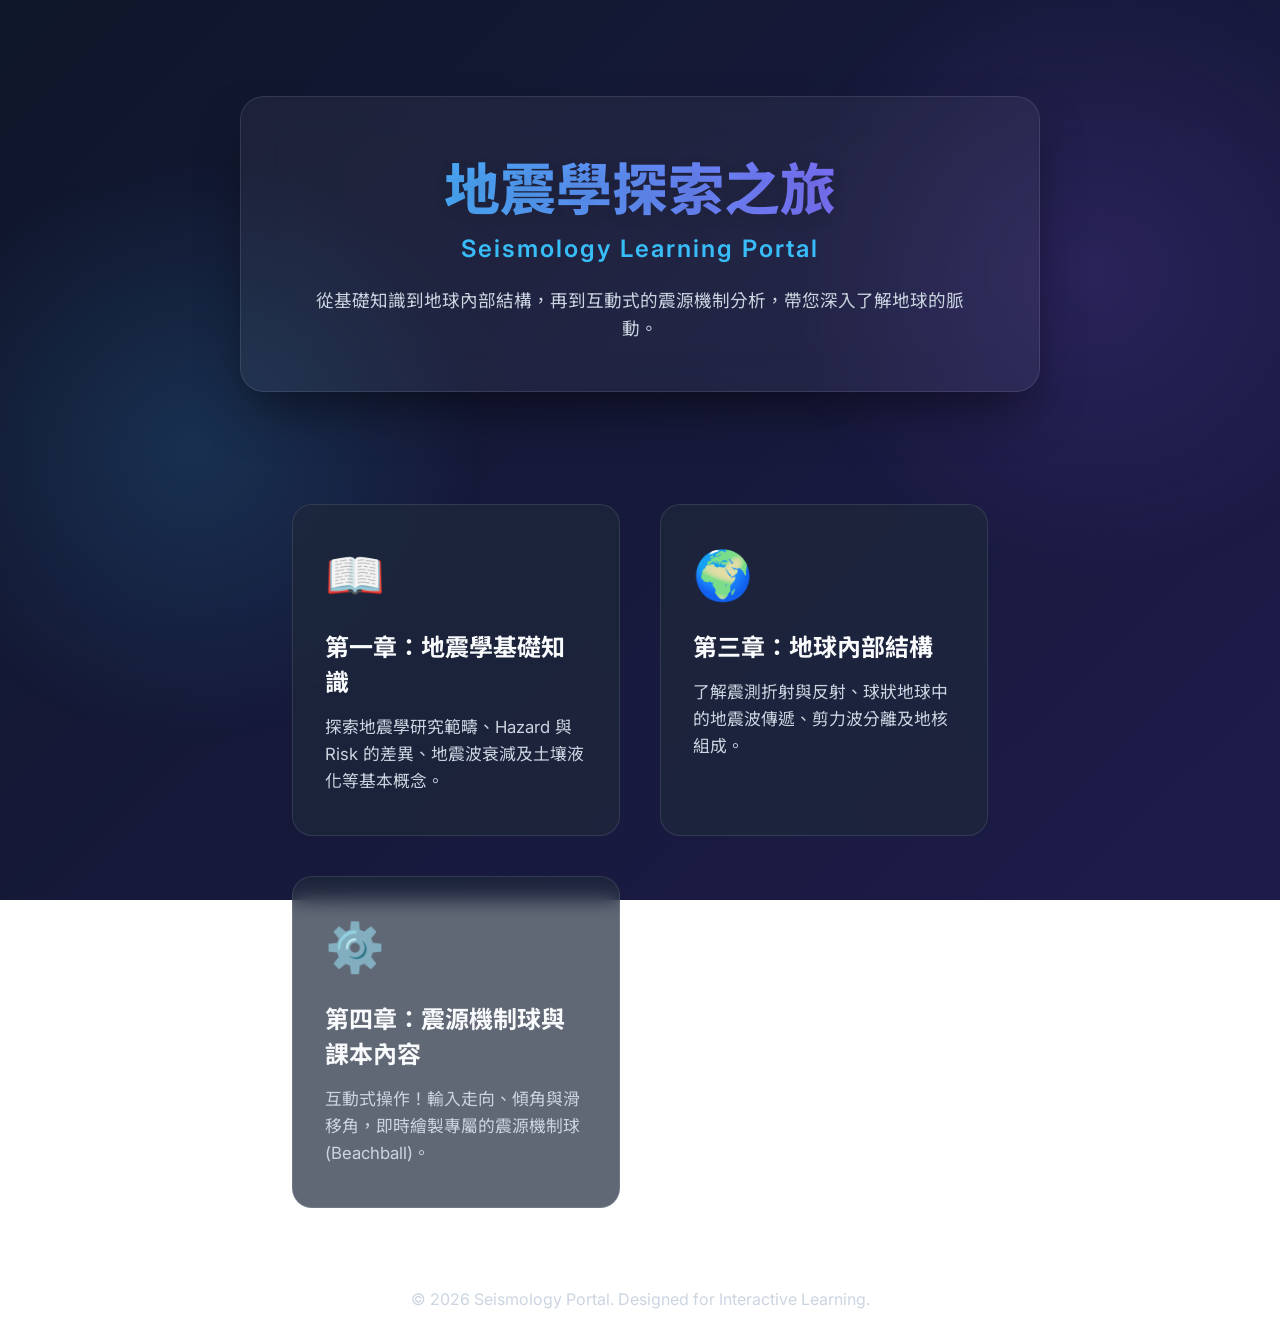
<file: index.html>
<!DOCTYPE html>
<html lang="zh-TW">
<head>
    <meta charset="UTF-8">
    <meta name="viewport" content="width=device-width, initial-scale=1.0">
    <title>Seismology Portal | 地震學探索</title>
    <link href="https://fonts.googleapis.com/css2?family=Inter:wght@300;400;600;800&family=Noto+Sans+TC:wght@300;400;500;700&display=swap" rel="stylesheet">
    <link rel="stylesheet" href="style.css">
</head>
<body>
    <div class="background-animation"></div>
    
    <header class="hero">
        <div class="glass-panel">
            <h1>地震學探索之旅</h1>
            <p class="subtitle">Seismology Learning Portal</p>
            <p class="desc">從基礎知識到地球內部結構，再到互動式的震源機制分析，帶您深入了解地球的脈動。</p>
        </div>
    </header>

    <main class="container">
        <div class="card-grid">
            <!-- Chapter 1 -->
            <a href="ch1/index.html" class="card">
                <div class="card-content">
                    <div class="icon">📖</div>
                    <h2>第一章：地震學基礎知識</h2>
                    <p>探索地震學研究範疇、Hazard 與 Risk 的差異、地震波衰減及土壤液化等基本概念。</p>
                </div>
                <div class="card-hover-effect"></div>
            </a>

            <!-- Chapter 3 -->
            <a href="ch3/index.html" class="card">
                <div class="card-content">
                    <div class="icon">🌍</div>
                    <h2>第三章：地球內部結構</h2>
                    <p>了解震測折射與反射、球狀地球中的地震波傳遞、剪力波分離及地核組成。</p>
                </div>
                <div class="card-hover-effect"></div>
            </a>

            <!-- HW9 (Hugging Face Space) -->
            <div class="card hf-card" onclick="openModal()">
                <div class="card-content">
                    <div class="icon">⚙️</div>
                    <h2>第四章：震源機制球與課本內容</h2>
                    <p>互動式操作！輸入走向、傾角與滑移角，即時繪製專屬的震源機制球 (Beachball)。</p>
                </div>
                <div class="card-hover-effect"></div>
            </div>
        </div>
    </main>

    <!-- Modal for embedded Hugging Face Space -->
    <div class="modal-overlay" id="hfModal">
        <div class="modal-content glass-panel-modal">
            <button class="close-btn" onclick="closeModal()">&times;</button>
            <h2 class="modal-title">互動式震源機制球產生器</h2>
            
            <div class="iframe-container">
                <!-- ========================================== -->
                <!-- 請將下方的 src 替換為您的 Hugging Face Space 網址 -->
                <!-- 例如: https://您的帳號-您的spacename.hf.space -->
                <!-- ========================================== -->
                <iframe id="hfIframe" src="https://u11310021-seismology-beachball.hf.space" frameborder="0" allowfullscreen></iframe>
                
                <div class="iframe-overlay" id="iframeOverlay">
                    <div class="overlay-msg">
                        <h3>🚧 尚未設定 Hugging Face Space 🚧</h3>
                        <p>請參考教學建立您的 Hugging Face Space。</p>
                        <p>建立完成後，請打開 <code>index.html</code> 的第 51 行，將 <code>src="about:blank"</code> 替換為您的 Space 網址 (例如 <code>https://username-spacename.hf.space</code>)。</p>
                    </div>
                </div>
            </div>
        </div>
    </div>

    <footer>
        <p>&copy; 2026 Seismology Portal. Designed for Interactive Learning.</p>
    </footer>

    <script>
        function openModal() {
            document.getElementById('hfModal').classList.add('active');
            document.body.style.overflow = 'hidden';
            
            // 如果 iframe 的 src 已經被設定為真正的 hf.space 網址，就隱藏提示訊息
            const iframe = document.getElementById('hfIframe');
            const overlay = document.getElementById('iframeOverlay');
            if (iframe.src && !iframe.src.includes('about:blank') && !iframe.src.includes('huggingface.co/spaces')) {
                overlay.style.display = 'none';
            }
        }
        
        function closeModal() {
            document.getElementById('hfModal').classList.remove('active');
            document.body.style.overflow = 'auto';
        }

        // Close modal on outside click
        document.getElementById('hfModal').addEventListener('click', function(e) {
            if (e.target === this) {
                closeModal();
            }
        });
    </script>
</body>
</html>
</file>
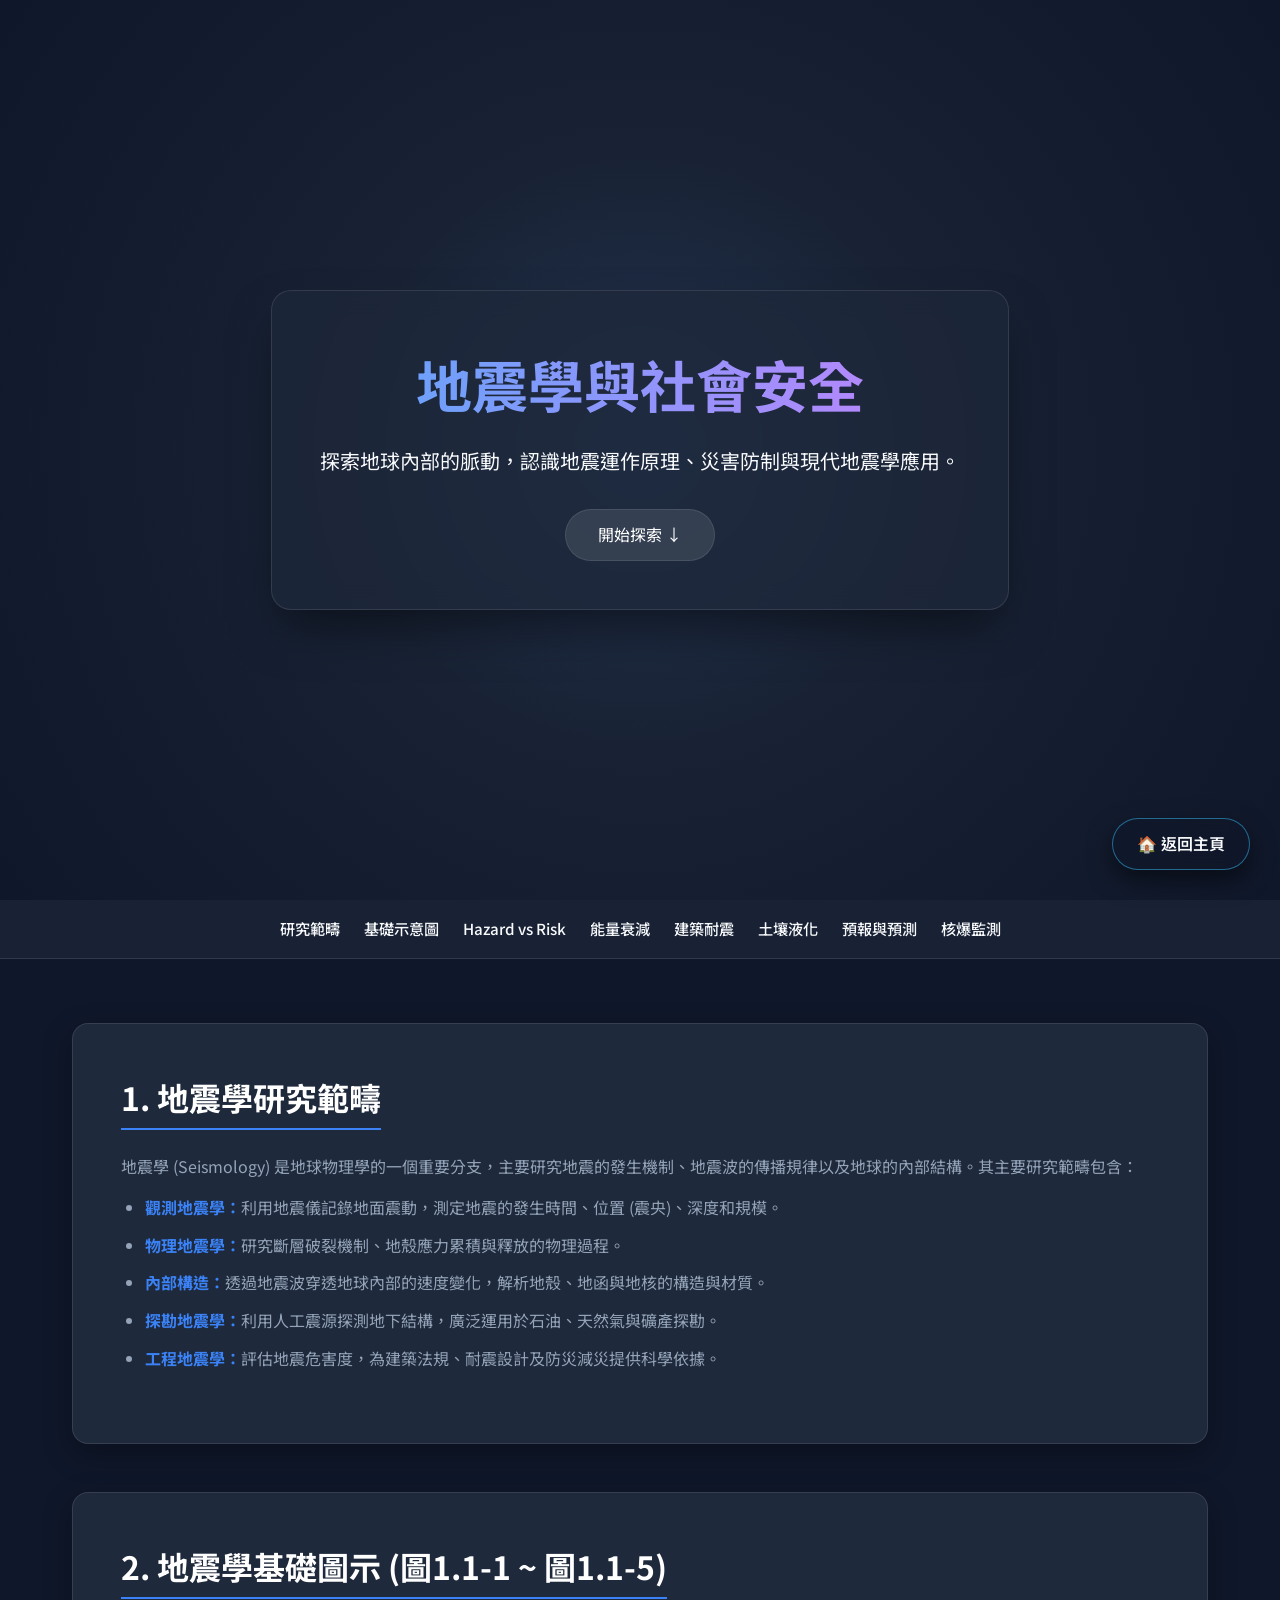
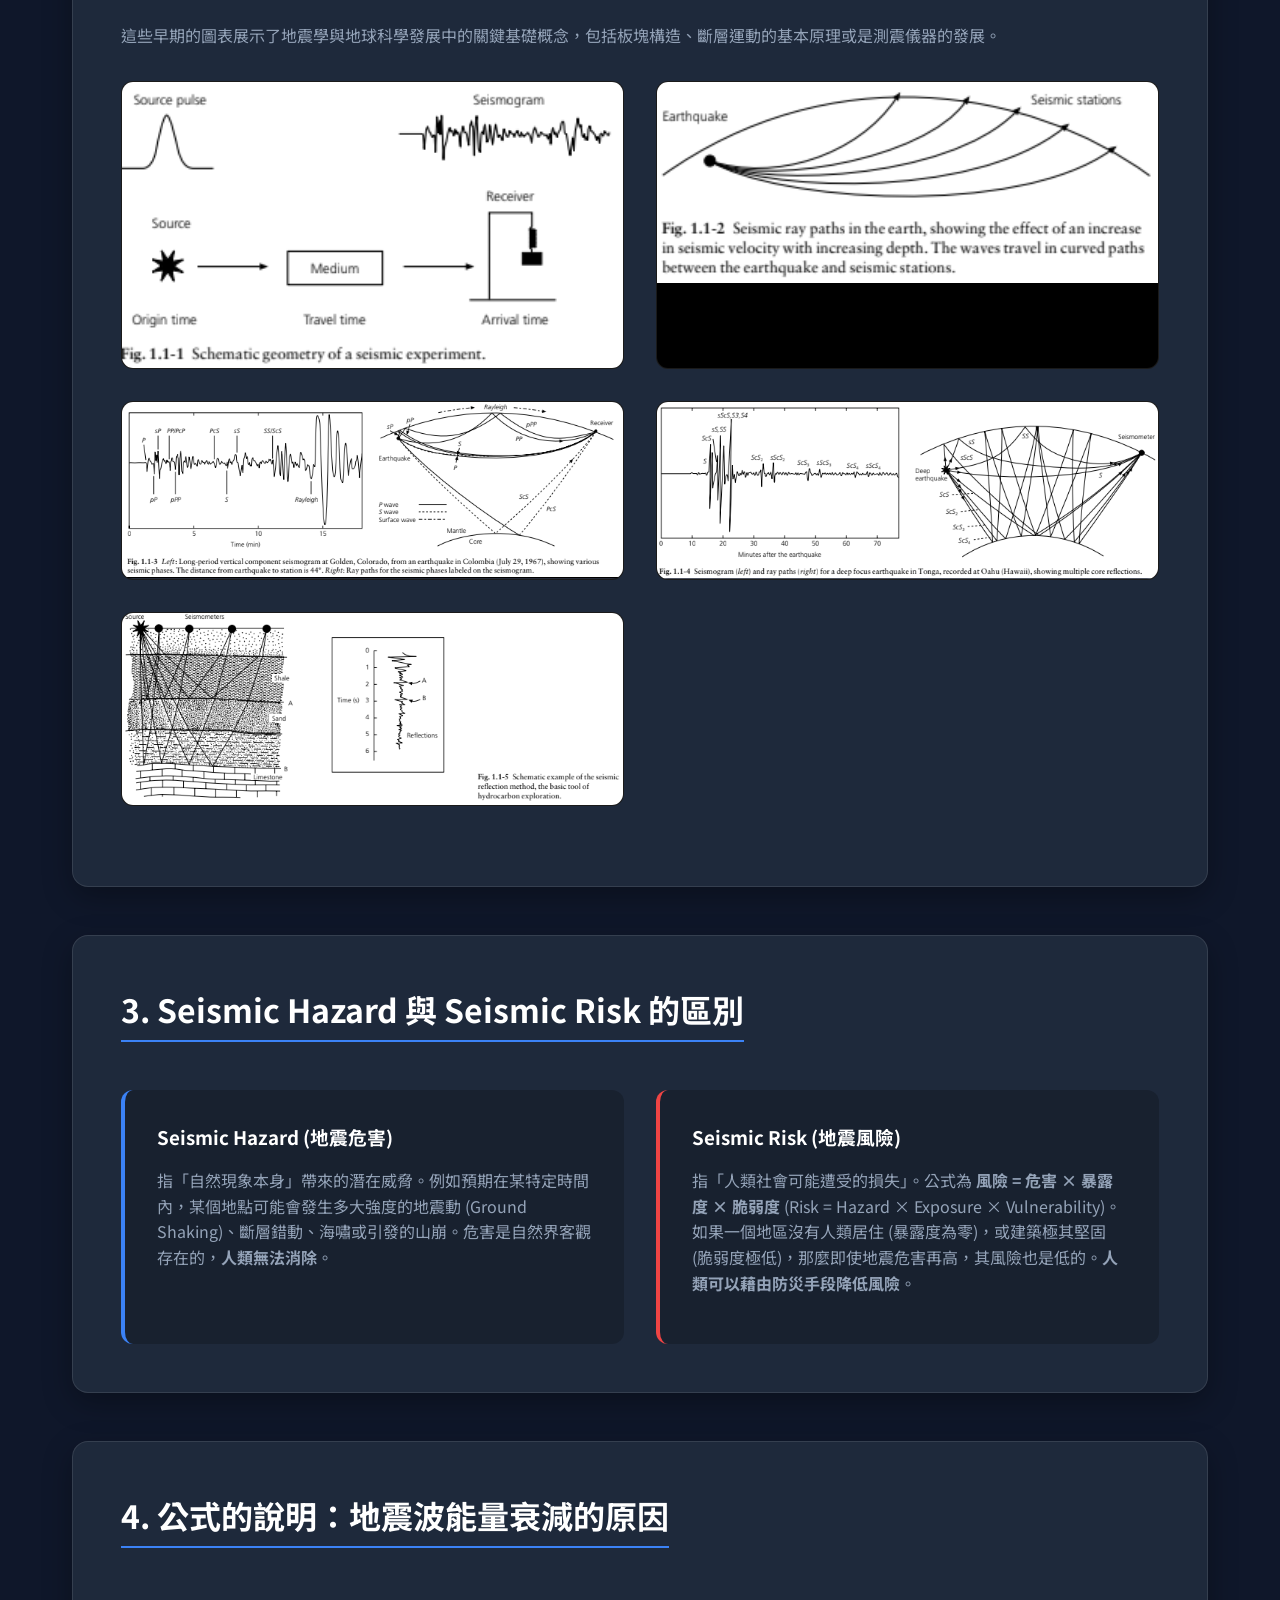
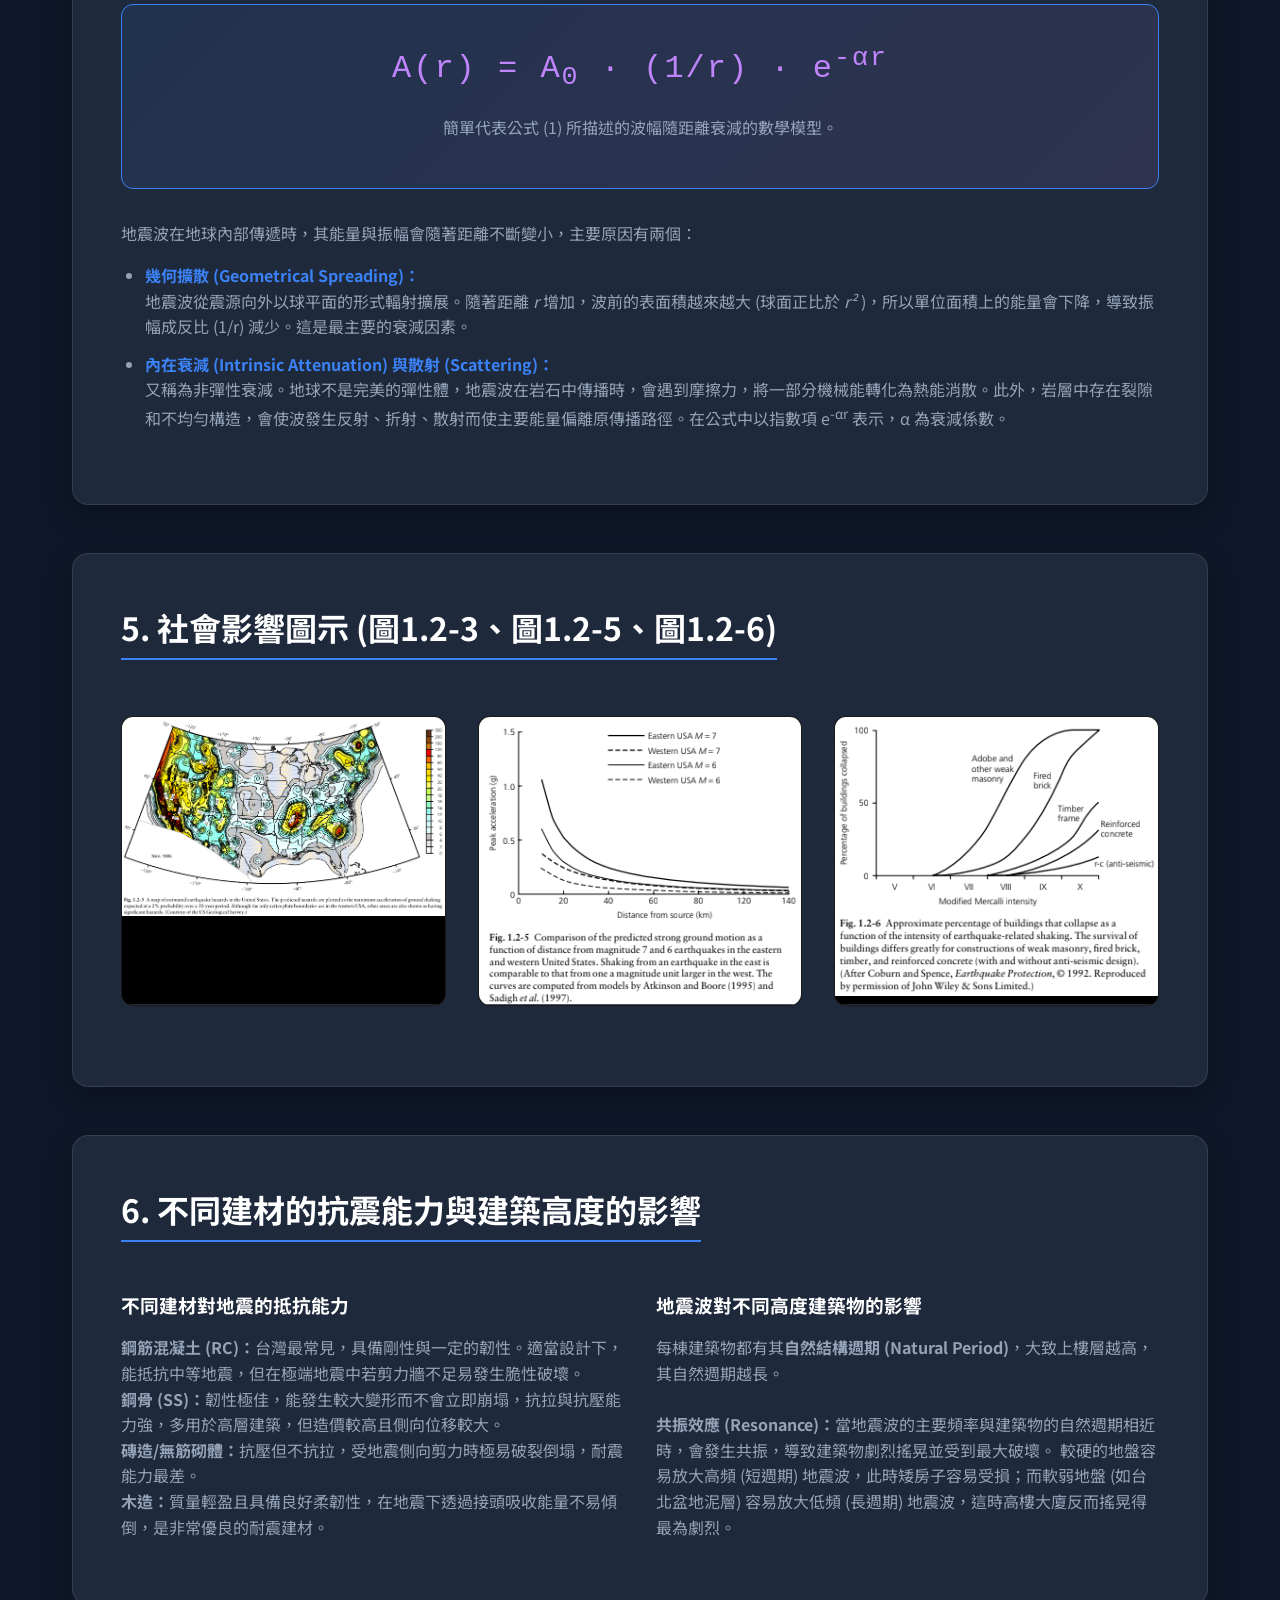
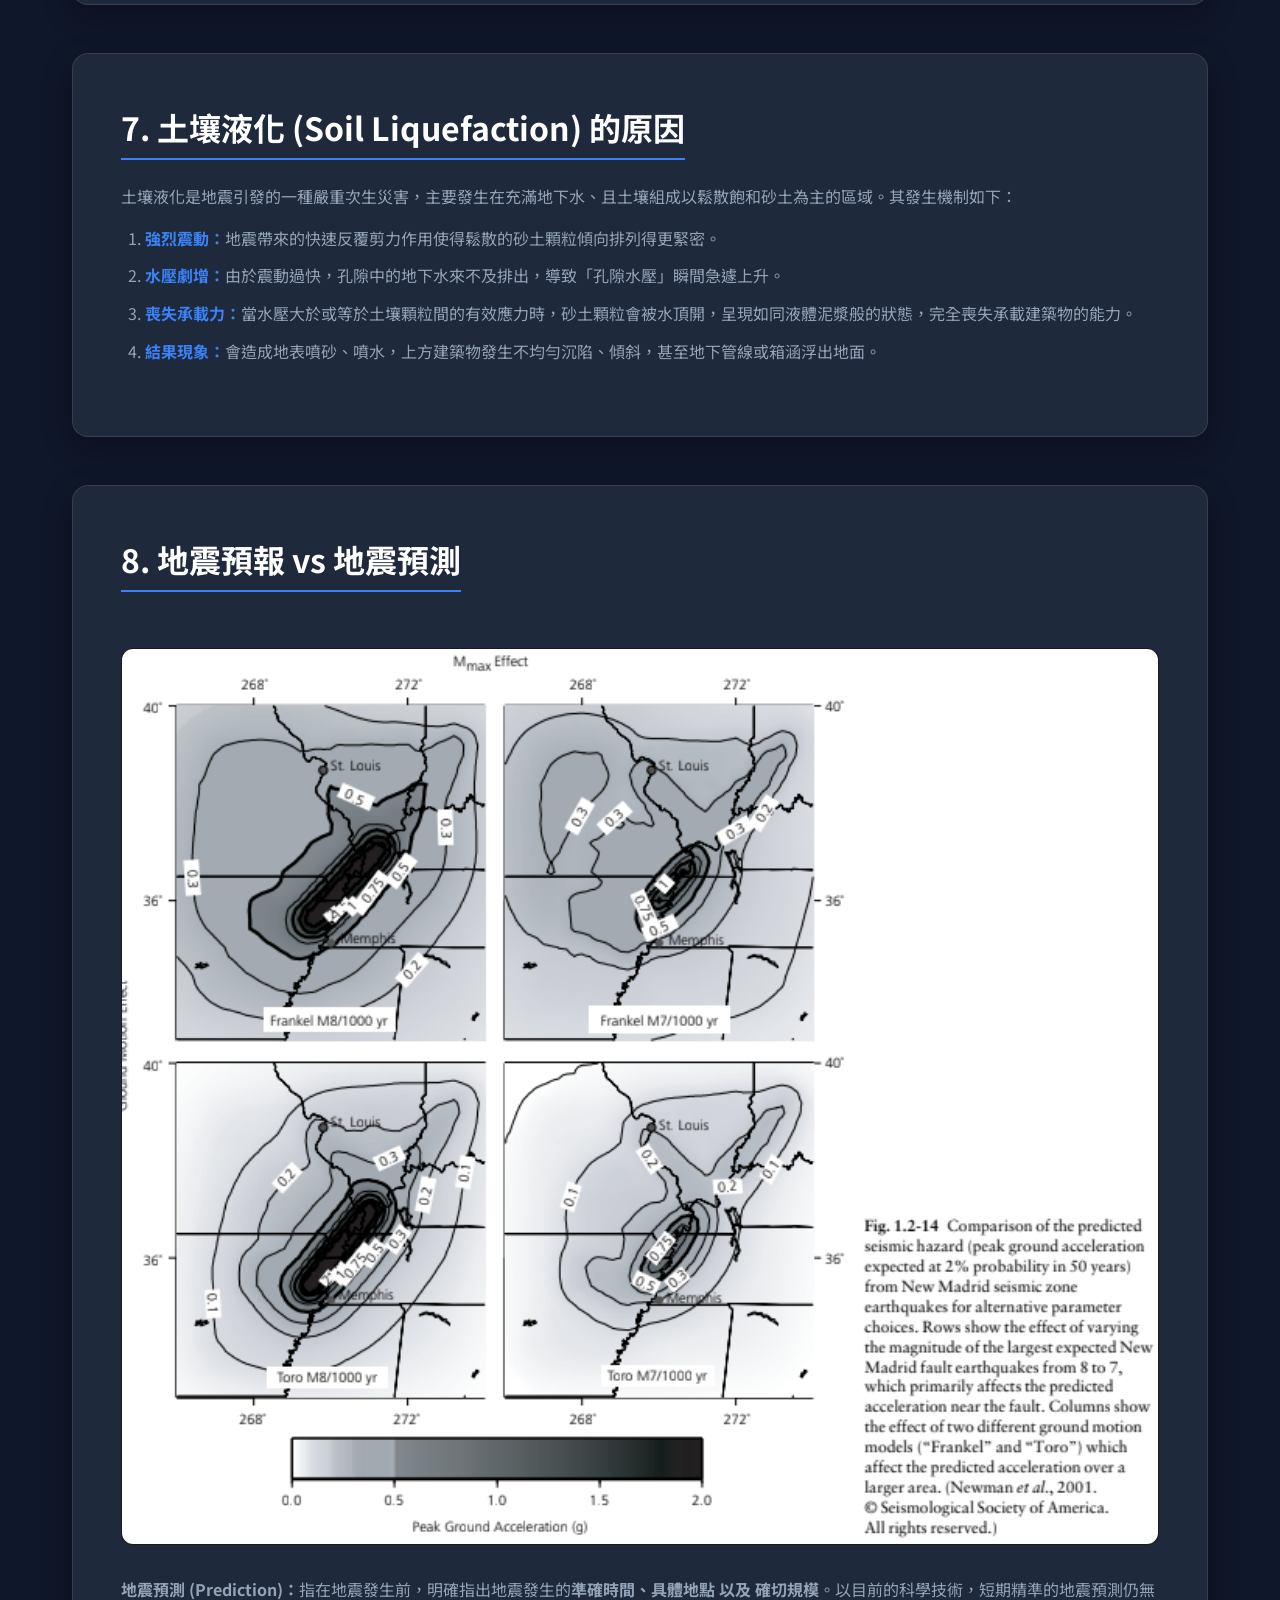
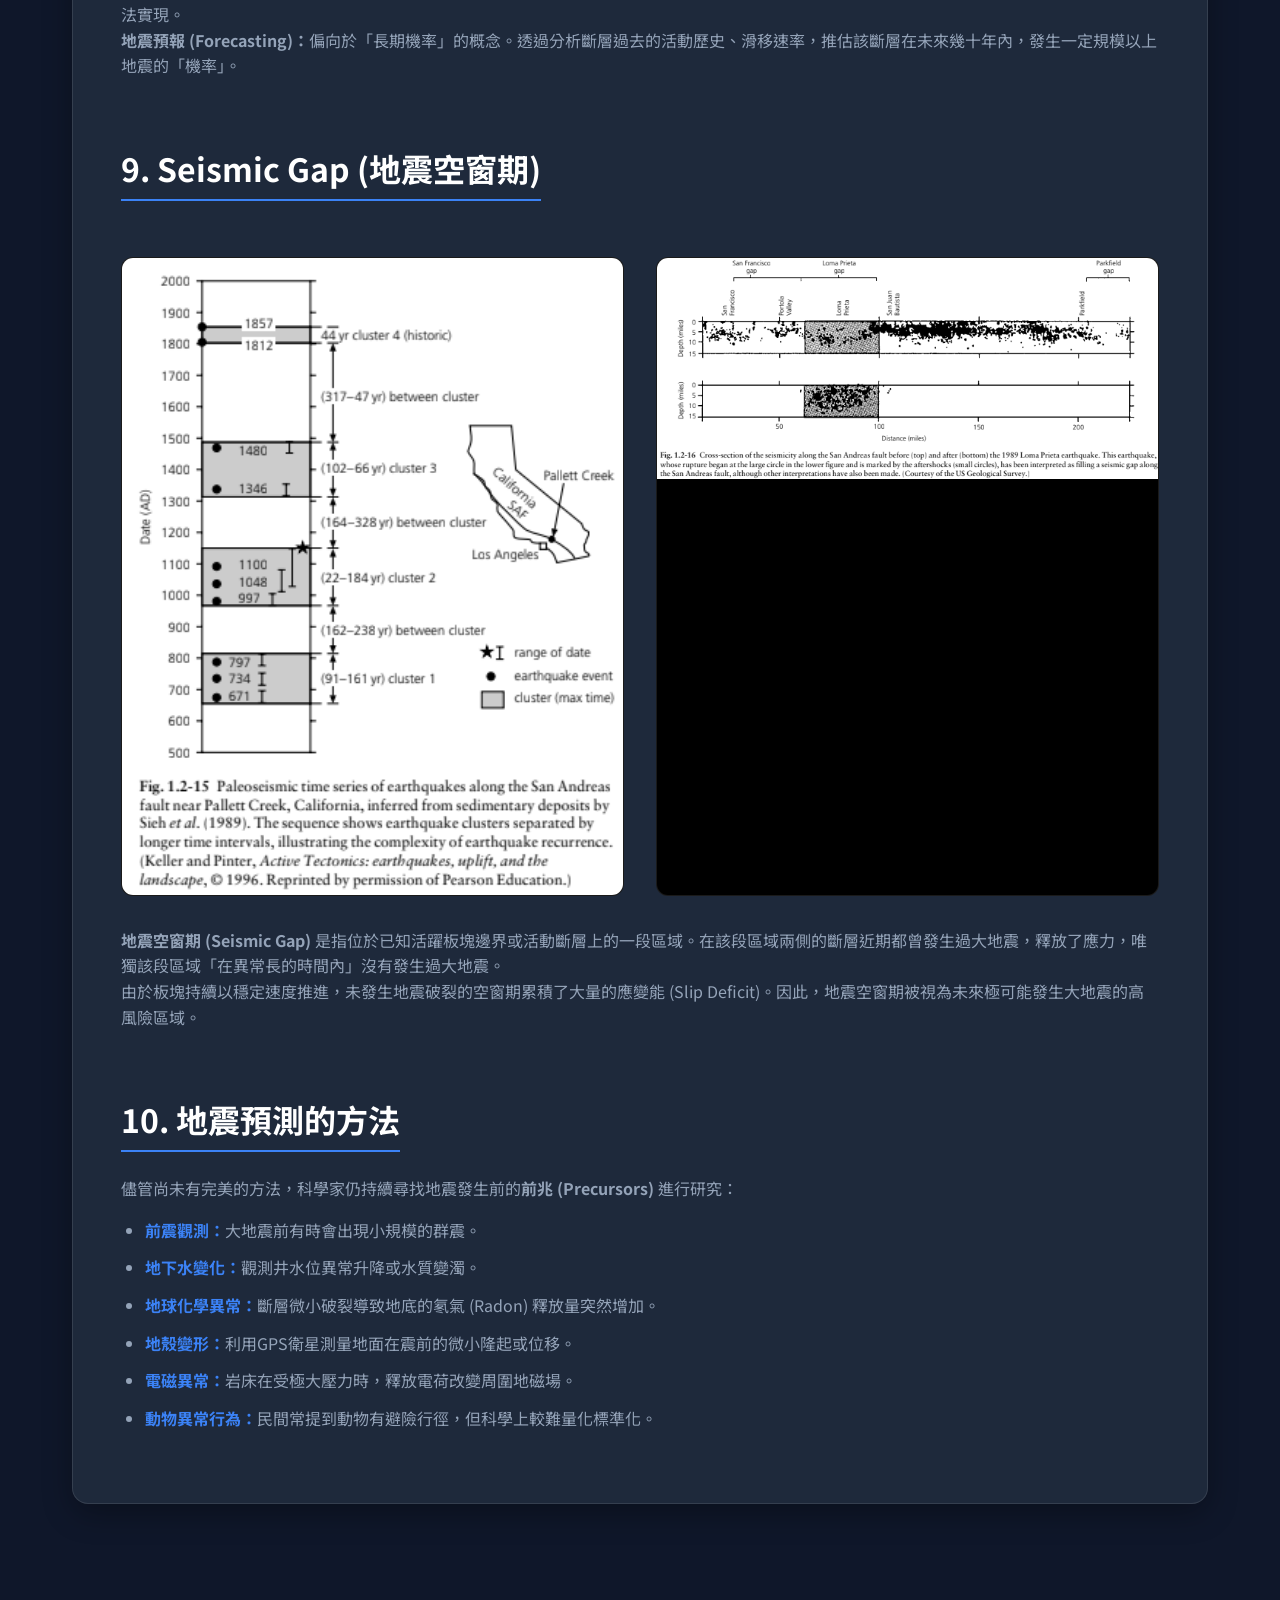
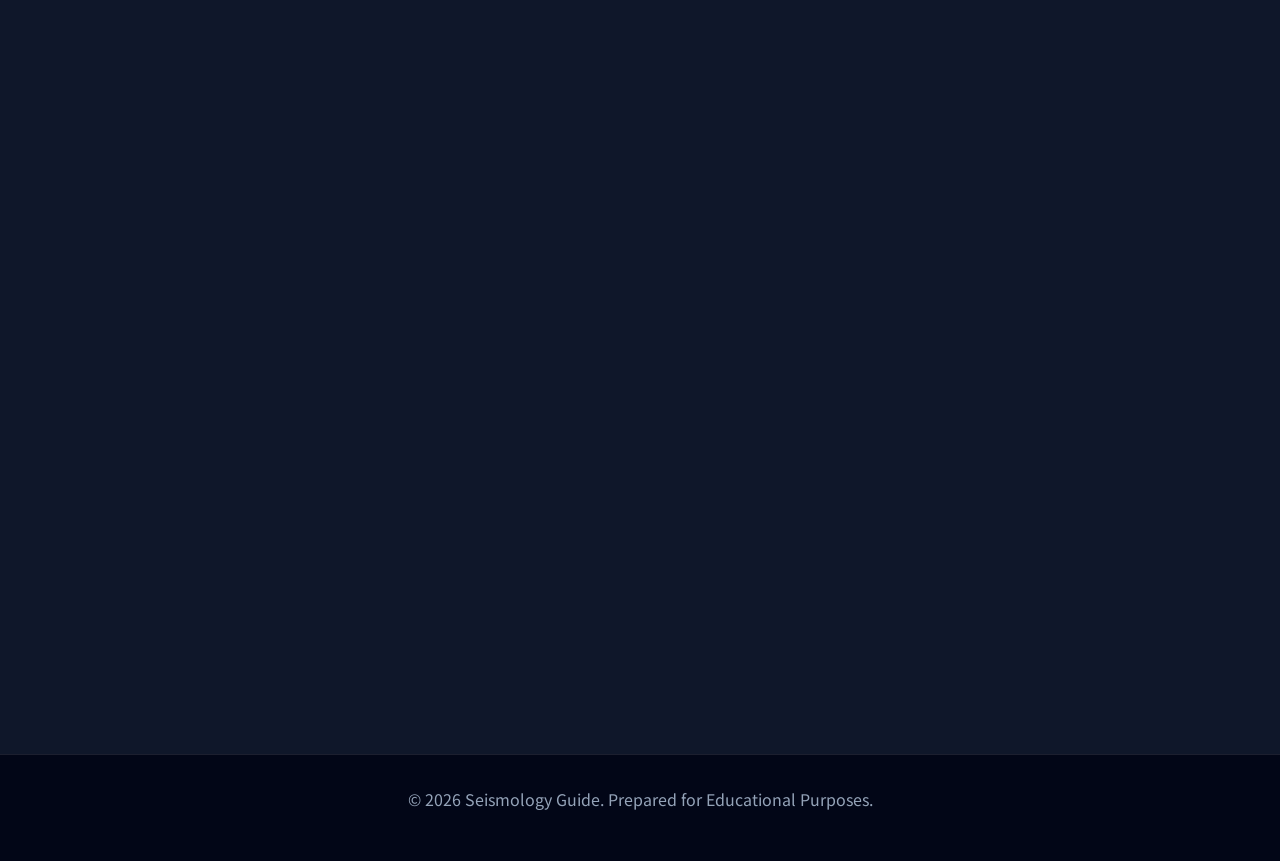
<file: ch1/index.html>
<!DOCTYPE html>
<html lang="zh-TW">
<head>
    <meta charset="UTF-8">
    <meta name="viewport" content="width=device-width, initial-scale=1.0">
    <meta name="description" content="地震學基礎知識與研究探討：從地震波、地震危害到核爆監測">
    <title>地震學基礎知識與研究概覽 | Seismology Fundamentals</title>
    <link href="https://fonts.googleapis.com/css2?family=Noto+Sans+TC:wght@300;400;500;700&display=swap" rel="stylesheet">
    <link rel="stylesheet" href="style.css">
</head>
<body>
    <header class="hero">
        <div class="glass-container">
            <h1>地震學與社會安全</h1>
            <p>探索地球內部的脈動，認識地震運作原理、災害防制與現代地震學應用。</p>
            <a href="#content" class="scroll-down">開始探索 ↓</a>
        </div>
    </header>

    <nav id="navbar">
        <ul>
            <li><a href="#topic1">研究範疇</a></li>
            <li><a href="#topic2">基礎示意圖</a></li>
            <li><a href="#topic3">Hazard vs Risk</a></li>
            <li><a href="#topic4">能量衰減</a></li>
            <li><a href="#topic6">建築耐震</a></li>
            <li><a href="#topic7">土壤液化</a></li>
            <li><a href="#topic8">預報與預測</a></li>
            <li><a href="#topic11">核爆監測</a></li>
        </ul>
    </nav>

    <main id="content" class="container">
        
        <!-- Topic 1 -->
        <section id="topic1" class="card">
            <h2>1. 地震學研究範疇</h2>
            <p>地震學 (Seismology) 是地球物理學的一個重要分支，主要研究地震的發生機制、地震波的傳播規律以及地球的內部結構。其主要研究範疇包含：</p>
            <ul class="styled-list">
                <li><strong>觀測地震學：</strong>利用地震儀記錄地面震動，測定地震的發生時間、位置 (震央)、深度和規模。</li>
                <li><strong>物理地震學：</strong>研究斷層破裂機制、地殼應力累積與釋放的物理過程。</li>
                <li><strong>內部構造：</strong>透過地震波穿透地球內部的速度變化，解析地殼、地函與地核的構造與材質。</li>
                <li><strong>探勘地震學：</strong>利用人工震源探測地下結構，廣泛運用於石油、天然氣與礦產探勘。</li>
                <li><strong>工程地震學：</strong>評估地震危害度，為建築法規、耐震設計及防災減災提供科學依據。</li>
            </ul>
        </section>

        <!-- Topic 2 -->
        <section id="topic2" class="card">
            <h2>2. 地震學基礎圖示 (圖1.1-1 ~ 圖1.1-5)</h2>
            <p>這些早期的圖表展示了地震學與地球科學發展中的關鍵基礎概念，包括板塊構造、斷層運動的基本原理或是測震儀器的發展。</p>
            <div class="gallery">
                <figure class="gallery-item">
                    <img src="CH1/圖1.1-1.png" alt="圖1.1-1" loading="lazy">
                    <figcaption>圖1.1-1：展現地震分布與板塊邊界的關聯或是地震基礎原理。</figcaption>
                </figure>
                <figure class="gallery-item">
                    <img src="CH1/圖1.1-2.png" alt="圖1.1-2" loading="lazy">
                    <figcaption>圖1.1-2：可能為彈性回跳理論的圖解，說明地殼受力變形到斷層破裂的過程。</figcaption>
                </figure>
                <figure class="gallery-item">
                    <img src="CH1/圖1.1-3.png" alt="圖1.1-3" loading="lazy">
                    <figcaption>圖1.1-3：傳統地震儀的運作原理或近代地震觀測網的演進。</figcaption>
                </figure>
                <figure class="gallery-item">
                    <img src="CH1/圖1.1-4.png" alt="圖1.1-4" loading="lazy">
                    <figcaption>圖1.1-4：典型地震圖記錄，清楚標示出P波 (初波) 與S波 (次波) 的到達時間。</figcaption>
                </figure>
                <figure class="gallery-item">
                    <img src="CH1/圖1.1-5.png" alt="圖1.1-5" loading="lazy">
                    <figcaption>圖1.1-5：利用地震波在地球內部傳播的路徑，解析出地核與地函的界線。</figcaption>
                </figure>
            </div>
        </section>

        <!-- Topic 3 -->
        <section id="topic3" class="card">
            <h2>3. Seismic Hazard 與 Seismic Risk 的區別</h2>
            <div class="comparison-grid">
                <div class="comparison-box">
                    <h3>Seismic Hazard (地震危害)</h3>
                    <p>指「自然現象本身」帶來的潛在威脅。例如預期在某特定時間內，某個地點可能會發生多大強度的地震動 (Ground Shaking)、斷層錯動、海嘯或引發的山崩。危害是自然界客觀存在的，<strong>人類無法消除</strong>。</p>
                </div>
                <div class="comparison-box">
                    <h3>Seismic Risk (地震風險)</h3>
                    <p>指「人類社會可能遭受的損失」。公式為 <strong>風險 = 危害 × 暴露度 × 脆弱度</strong> (Risk = Hazard × Exposure × Vulnerability)。如果一個地區沒有人類居住 (暴露度為零)，或建築極其堅固 (脆弱度極低)，那麼即使地震危害再高，其風險也是低的。<strong>人類可以藉由防災手段降低風險</strong>。</p>
                </div>
            </div>
        </section>

        <!-- Topic 4 -->
        <section id="topic4" class="card">
            <h2>4. 公式的說明：地震波能量衰減的原因</h2>
            <div class="formula-box">
                <p class="formula">A(r) = A<sub>0</sub> · (1/r) · e<sup>-αr</sup></p>
                <p>簡單代表公式 (1) 所描述的波幅隨距離衰減的數學模型。</p>
            </div>
            <p>地震波在地球內部傳遞時，其能量與振幅會隨著距離不斷變小，主要原因有兩個：</p>
            <ul class="styled-list">
                <li><strong>幾何擴散 (Geometrical Spreading)：</strong><br>地震波從震源向外以球平面的形式輻射擴展。隨著距離 <i>r</i> 增加，波前的表面積越來越大 (球面正比於 <i>r²</i> )，所以單位面積上的能量會下降，導致振幅成反比 (1/r) 減少。這是最主要的衰減因素。</li>
                <li><strong>內在衰減 (Intrinsic Attenuation) 與散射 (Scattering)：</strong><br>又稱為非彈性衰減。地球不是完美的彈性體，地震波在岩石中傳播時，會遇到摩擦力，將一部分機械能轉化為熱能消散。此外，岩層中存在裂隙和不均勻構造，會使波發生反射、折射、散射而使主要能量偏離原傳播路徑。在公式中以指數項 e<sup>-αr</sup> 表示，α 為衰減係數。</li>
            </ul>
        </section>

        <!-- Topic 5 -->
        <section id="topic5" class="card">
            <h2>5. 社會影響圖示 (圖1.2-3、圖1.2-5、圖1.2-6)</h2>
            <div class="gallery gallery-3col">
                <figure class="gallery-item">
                    <img src="CH1/圖1.2-3.png" alt="圖1.2-3" loading="lazy">
                    <figcaption>圖1.2-3：地震對地表的直接破壞影響，例如斷層破裂帶。</figcaption>
                </figure>
                <figure class="gallery-item">
                    <img src="CH1/圖1.2-5.png" alt="圖1.2-5" loading="lazy">
                    <figcaption>圖1.2-5：可能展示二次災害發生情況或人類建設在地震中的脆弱性。</figcaption>
                </figure>
                <figure class="gallery-item">
                    <img src="CH1/圖1.2-6.png" alt="圖1.2-6" loading="lazy">
                    <figcaption>圖1.2-6：經濟損失數據或各國面對歷史大型地震的歷史影像紀錄。</figcaption>
                </figure>
            </div>
        </section>

        <!-- Topic 6 -->
        <section id="topic6" class="card">
            <h2>6. 不同建材的抗震能力與建築高度的影響</h2>
            <div class="flex-content">
                <div class="text-block">
                    <h3>不同建材對地震的抵抗能力</h3>
                    <p><strong>鋼筋混凝土 (RC)：</strong>台灣最常見，具備剛性與一定的韌性。適當設計下，能抵抗中等地震，但在極端地震中若剪力牆不足易發生脆性破壞。<br>
                    <strong>鋼骨 (SS)：</strong>韌性極佳，能發生較大變形而不會立即崩塌，抗拉與抗壓能力強，多用於高層建築，但造價較高且側向位移較大。<br>
                    <strong>磚造/無筋砌體：</strong>抗壓但不抗拉，受地震側向剪力時極易破裂倒塌，耐震能力最差。<br>
                    <strong>木造：</strong>質量輕盈且具備良好柔韌性，在地震下透過接頭吸收能量不易傾倒，是非常優良的耐震建材。</p>
                </div>
                <div class="text-block">
                    <h3>地震波對不同高度建築物的影響</h3>
                    <p>每棟建築物都有其<strong>自然結構週期 (Natural Period)</strong>，大致上樓層越高，其自然週期越長。
                    <br><br>
                    <strong>共振效應 (Resonance)：</strong>當地震波的主要頻率與建築物的自然週期相近時，會發生共振，導致建築物劇烈搖晃並受到最大破壞。
                    較硬的地盤容易放大高頻 (短週期) 地震波，此時矮房子容易受損；而軟弱地盤 (如台北盆地泥層) 容易放大低頻 (長週期) 地震波，這時高樓大廈反而搖晃得最為劇烈。</p>
                </div>
            </div>
        </section>

        <!-- Topic 7 -->
        <section id="topic7" class="card">
            <h2>7. 土壤液化 (Soil Liquefaction) 的原因</h2>
            <p>土壤液化是地震引發的一種嚴重次生災害，主要發生在充滿地下水、且土壤組成以鬆散飽和砂土為主的區域。其發生機制如下：</p>
            <ol class="styled-list">
                <li><strong>強烈震動：</strong>地震帶來的快速反覆剪力作用使得鬆散的砂土顆粒傾向排列得更緊密。</li>
                <li><strong>水壓劇增：</strong>由於震動過快，孔隙中的地下水來不及排出，導致「孔隙水壓」瞬間急遽上升。</li>
                <li><strong>喪失承載力：</strong>當水壓大於或等於土壤顆粒間的有效應力時，砂土顆粒會被水頂開，呈現如同液體泥漿般的狀態，完全喪失承載建築物的能力。</li>
                <li><strong>結果現象：</strong>會造成地表噴砂、噴水，上方建築物發生不均勻沉陷、傾斜，甚至地下管線或箱涵浮出地面。</li>
            </ol>
        </section>

        <!-- Topic 8, 9, 10 -->
        <section id="topic8" class="card">
            <h2>8. 地震預報 vs 地震預測</h2>
            <figure class="gallery-item large-image">
                <img src="CH1/圖1.2-14.png" alt="圖1.2-14" loading="lazy">
                <figcaption>圖1.2-14：地震預報與不同階段警報系統的概念圖。</figcaption>
            </figure>
            <p><strong>地震預測 (Prediction)：</strong>指在地震發生前，明確指出地震發生的<strong>準確時間、具體地點 以及 確切規模</strong>。以目前的科學技術，短期精準的地震預測仍無法實現。<br>
            <strong>地震預報 (Forecasting)：</strong>偏向於「長期機率」的概念。透過分析斷層過去的活動歷史、滑移速率，推估該斷層在未來幾十年內，發生一定規模以上地震的「機率」。</p>

            <h2 class="sub-title">9. Seismic Gap (地震空窗期)</h2>
            <div class="gallery gallery-2col">
                <figure class="gallery-item">
                    <img src="CH1/圖1.2-15.png" alt="圖1.2-15" loading="lazy">
                    <figcaption>圖1.2-15：地震空窗期在地圖上的顯示。</figcaption>
                </figure>
                <figure class="gallery-item">
                    <img src="CH1/圖1.2-16.png" alt="圖1.2-16" loading="lazy">
                    <figcaption>圖1.2-16：斷層活動歷史反映出長時間未破裂區域的高風險。</figcaption>
                </figure>
            </div>
            <p><strong>地震空窗期 (Seismic Gap)</strong> 是指位於已知活躍板塊邊界或活動斷層上的一段區域。在該段區域兩側的斷層近期都曾發生過大地震，釋放了應力，唯獨該段區域「在異常長的時間內」沒有發生過大地震。<br>由於板塊持續以穩定速度推進，未發生地震破裂的空窗期累積了大量的應變能 (Slip Deficit)。因此，地震空窗期被視為未來極可能發生大地震的高風險區域。</p>

            <h2 class="sub-title">10. 地震預測的方法</h2>
            <p>儘管尚未有完美的方法，科學家仍持續尋找地震發生前的<strong>前兆 (Precursors)</strong> 進行研究：</p>
            <ul class="styled-list">
                <li><strong>前震觀測：</strong>大地震前有時會出現小規模的群震。</li>
                <li><strong>地下水變化：</strong>觀測井水位異常升降或水質變濁。</li>
                <li><strong>地球化學異常：</strong>斷層微小破裂導致地底的氡氣 (Radon) 釋放量突然增加。</li>
                <li><strong>地殼變形：</strong>利用GPS衛星測量地面在震前的微小隆起或位移。</li>
                <li><strong>電磁異常：</strong>岩床在受極大壓力時，釋放電荷改變周圍地磁場。</li>
                <li><strong>動物異常行為：</strong>民間常提到動物有避險行徑，但科學上較難量化標準化。</li>
            </ul>
        </section>

        <!-- Topic 11 -->
        <section id="topic11" class="card">
            <h2>11. 如何用地震學方法監測核子試爆</h2>
            <p>全面禁止核試驗條約 (CTBT) 的執行，很大程度上依賴全球地震觀測網。核子試爆和天然地震在地震波形上有顯著的差異：</p>
            <div class="gallery gallery-2col">
                <figure class="gallery-item">
                    <img src="CH1/圖1.2-18.png" alt="圖1.2-18" loading="lazy">
                    <figcaption>圖1.2-18：核爆與天然地震測波圖比對。</figcaption>
                </figure>
                <figure class="gallery-item">
                    <img src="CH1/圖1.2-19.png" alt="圖1.2-19" loading="lazy">
                    <figcaption>圖1.2-19：震源初動方向與波幅特徵的差別。</figcaption>
                </figure>
            </div>
            <ul class="styled-list">
                <li><strong>震源深度：</strong>核爆通常在極淺層或地表進行；而許多天然地震發生在地下數十至數百公里深。</li>
                <li><strong>P波初動方向：</strong>核爆是爆炸源 (向外膨脹)，因此地震儀記錄到的P波初動方向全都是向上的「壓縮波」。天然斷層滑動 (錯動源) 會因為象限不同，產生有壓縮也有膨脹的初動。</li>
                <li><strong>波形的頻率與比例：</strong>核爆過程幾乎瞬間釋放大量能量，因此會產生非常大的體波 (P波)，而較少產生表面波 (mb規模大於Ms規模)；天然地震的破裂持續時間長，產生非常發達且強烈的表面波，以及明顯的S波。</li>
                <li><strong>缺乏餘震系列：</strong>核爆通常是單一事件，後續極少像天然主震伴隨著頻繁且規模遞減的餘震。</li>
            </ul>
        </section>

    </main>

    <footer>
        <p>&copy; 2026 Seismology Guide. Prepared for Educational Purposes.</p>
    </footer>

    <script src="main.js"></script>
    <a href="../index.html" class="back-home-btn">🏠 返回主頁</a>
</body>
</html>
</file>
<file: style.css>
:root {
    --bg-dark: #0f172a;
    --bg-gradient: linear-gradient(135deg, #0f172a 0%, #1e1b4b 100%);
    --glass-bg: rgba(255, 255, 255, 0.05);
    --glass-border: rgba(255, 255, 255, 0.1);
    --text-main: #f8fafc;
    --text-muted: #cbd5e1;
    --accent: #38bdf8;
    --accent-hover: #0ea5e9;
    --card-bg: rgba(30, 41, 59, 0.7);
}

* {
    margin: 0;
    padding: 0;
    box-sizing: border-box;
}

body {
    font-family: 'Inter', 'Noto Sans TC', sans-serif;
    background: var(--bg-gradient);
    background-attachment: fixed;
    color: var(--text-main);
    min-height: 100vh;
    display: flex;
    flex-direction: column;
    position: relative;
    overflow-x: hidden;
}

/* Background Animation */
.background-animation {
    position: fixed;
    top: 0;
    left: 0;
    width: 100vw;
    height: 100vh;
    z-index: -1;
    background: 
        radial-gradient(circle at 15% 50%, rgba(56, 189, 248, 0.15), transparent 25%),
        radial-gradient(circle at 85% 30%, rgba(139, 92, 246, 0.15), transparent 25%);
    animation: pulse 15s ease-in-out infinite alternate;
}

@keyframes pulse {
    0% { transform: scale(1); }
    100% { transform: scale(1.1); }
}

/* Hero Section */
.hero {
    text-align: center;
    padding: 6rem 2rem 4rem;
    display: flex;
    justify-content: center;
}

.glass-panel {
    background: var(--glass-bg);
    backdrop-filter: blur(20px);
    -webkit-backdrop-filter: blur(20px);
    border: 1px solid var(--glass-border);
    padding: 3rem 4rem;
    border-radius: 24px;
    box-shadow: 0 25px 50px -12px rgba(0, 0, 0, 0.5);
    max-width: 800px;
    animation: slideDown 0.8s cubic-bezier(0.16, 1, 0.3, 1);
}

@keyframes slideDown {
    from { opacity: 0; transform: translateY(-30px); }
    to { opacity: 1; transform: translateY(0); }
}

h1 {
    font-size: 3.5rem;
    font-weight: 800;
    margin-bottom: 0.5rem;
    background: linear-gradient(to right, #38bdf8, #8b5cf6);
    -webkit-background-clip: text;
    -webkit-text-fill-color: transparent;
    text-shadow: 0 4px 15px rgba(0,0,0,0.1);
}

.subtitle {
    font-size: 1.5rem;
    color: var(--accent);
    font-weight: 600;
    margin-bottom: 1.5rem;
    letter-spacing: 2px;
}

.desc {
    font-size: 1.1rem;
    color: var(--text-muted);
    line-height: 1.6;
}

/* Main Container & Cards */
.container {
    max-width: 1200px;
    margin: 0 auto;
    padding: 2rem;
    flex: 1;
}

.card-grid {
    display: grid;
    grid-template-columns: repeat(auto-fit, minmax(300px, 1fr));
    gap: 2.5rem;
    padding: 1rem;
}

.card {
    position: relative;
    background: var(--card-bg);
    border: 1px solid var(--glass-border);
    border-radius: 20px;
    padding: 2.5rem 2rem;
    text-decoration: none;
    color: var(--text-main);
    overflow: hidden;
    transition: transform 0.4s cubic-bezier(0.16, 1, 0.3, 1), box-shadow 0.4s ease;
    display: flex;
    flex-direction: column;
    backdrop-filter: blur(10px);
    cursor: pointer;
    animation: fadeIn 1s ease backwards;
}

.card:nth-child(1) { animation-delay: 0.2s; }
.card:nth-child(2) { animation-delay: 0.4s; }
.card:nth-child(3) { animation-delay: 0.6s; }

@keyframes fadeIn {
    from { opacity: 0; transform: translateY(20px); }
    to { opacity: 1; transform: translateY(0); }
}

.card:hover {
    transform: translateY(-10px);
    box-shadow: 0 20px 40px rgba(0, 0, 0, 0.4);
    border-color: rgba(56, 189, 248, 0.4);
}

.card-content {
    position: relative;
    z-index: 2;
}

.icon {
    font-size: 3rem;
    margin-bottom: 1.5rem;
    display: inline-block;
    transition: transform 0.3s ease;
}

.card:hover .icon {
    transform: scale(1.1) rotate(5deg);
}

.card h2 {
    font-size: 1.5rem;
    margin-bottom: 1rem;
    font-weight: 700;
}

.card p {
    color: var(--text-muted);
    line-height: 1.6;
    font-size: 1.05rem;
}

.card-hover-effect {
    position: absolute;
    top: 0;
    left: 0;
    width: 100%;
    height: 100%;
    background: radial-gradient(circle at center, rgba(56, 189, 248, 0.1) 0%, transparent 70%);
    opacity: 0;
    transition: opacity 0.4s ease;
    z-index: 1;
    pointer-events: none;
}

.card:hover .card-hover-effect {
    opacity: 1;
}

/* Modal for HF Space */
.modal-overlay {
    position: fixed;
    top: 0;
    left: 0;
    width: 100vw;
    height: 100vh;
    background: rgba(0, 0, 0, 0.8);
    backdrop-filter: blur(10px);
    z-index: 100;
    display: flex;
    justify-content: center;
    align-items: center;
    opacity: 0;
    pointer-events: none;
    transition: opacity 0.3s ease;
}

.modal-overlay.active {
    opacity: 1;
    pointer-events: auto;
}

.modal-content {
    background: var(--bg-dark);
    width: 90%;
    max-width: 1200px;
    height: 85vh;
    border-radius: 20px;
    border: 1px solid var(--glass-border);
    display: flex;
    flex-direction: column;
    position: relative;
    transform: scale(0.95);
    transition: transform 0.3s cubic-bezier(0.16, 1, 0.3, 1);
    box-shadow: 0 30px 60px rgba(0,0,0,0.6);
}

.modal-overlay.active .modal-content {
    transform: scale(1);
}

.close-btn {
    position: absolute;
    top: 15px;
    right: 20px;
    background: transparent;
    border: none;
    color: var(--text-muted);
    font-size: 2rem;
    cursor: pointer;
    transition: color 0.2s;
    z-index: 10;
}

.close-btn:hover {
    color: #fff;
}

.modal-title {
    padding: 1.5rem 2rem;
    border-bottom: 1px solid var(--glass-border);
    font-size: 1.4rem;
    color: var(--accent);
}

.iframe-container {
    flex: 1;
    position: relative;
    border-radius: 0 0 20px 20px;
    overflow: hidden;
}

.iframe-container iframe {
    width: 100%;
    height: 100%;
    background: #ffffff; /* Fallback for iframe content */
}

.iframe-overlay {
    position: absolute;
    top: 0;
    left: 0;
    width: 100%;
    height: 100%;
    background: var(--bg-dark);
    display: flex;
    justify-content: center;
    align-items: center;
    z-index: 5;
}

.overlay-msg {
    text-align: center;
    padding: 3rem;
    background: rgba(255,255,255,0.05);
    border: 1px dashed var(--accent);
    border-radius: 16px;
    max-width: 600px;
}

.overlay-msg h3 {
    color: #f59e0b;
    font-size: 1.5rem;
    margin-bottom: 1rem;
}

.overlay-msg p {
    color: var(--text-muted);
    line-height: 1.6;
    margin-bottom: 0.5rem;
}

.overlay-msg code {
    background: rgba(0,0,0,0.5);
    padding: 0.2rem 0.5rem;
    border-radius: 4px;
    color: var(--accent);
}

footer {
    text-align: center;
    padding: 2rem;
    color: var(--text-muted);
    border-top: 1px solid var(--glass-border);
    margin-top: auto;
}

@media (max-width: 768px) {
    h1 { font-size: 2.5rem; }
    .glass-panel { padding: 2rem; }
    .card-grid { grid-template-columns: 1fr; }
}
</file>
<file: ch1/style.css>
:root {
    --bg-primary: #0f172a;
    --bg-secondary: #1e293b;
    --text-main: #f8fafc;
    --text-muted: #94a3b8;
    --accent-color: #3b82f6;
    --accent-glow: rgba(59, 130, 246, 0.5);
    --glass-bg: rgba(30, 41, 59, 0.7);
    --glass-border: rgba(255, 255, 255, 0.1);
}

* {
    margin: 0;
    padding: 0;
    box-sizing: border-box;
}

body {
    font-family: 'Noto Sans TC', -apple-system, BlinkMacSystemFont, "Segoe UI", Roboto, sans-serif;
    background-color: var(--bg-primary);
    color: var(--text-main);
    line-height: 1.6;
    overflow-x: hidden;
}

/* Typography */
h1, h2, h3 {
    font-weight: 700;
    margin-bottom: 1rem;
    color: #fff;
}

h2 {
    font-size: 2rem;
    border-bottom: 2px solid var(--accent-color);
    display: inline-block;
    padding-bottom: 0.3rem;
    margin-bottom: 1.5rem;
}

p {
    margin-bottom: 1rem;
    color: var(--text-muted);
}

.sub-title {
    margin-top: 3rem;
}

/* Header */
.hero {
    height: 100vh;
    display: flex;
    align-items: center;
    justify-content: center;
    background: radial-gradient(circle at center, #1e293b 0%, #0f172a 100%);
    position: relative;
    overflow: hidden;
}

/* Background animated glow */
.hero::before {
    content: '';
    position: absolute;
    width: 600px;
    height: 600px;
    background: radial-gradient(circle, var(--accent-color), transparent 70%);
    border-radius: 50%;
    opacity: 0.1;
    animation: pulseGlow 8s infinite alternate ease-in-out;
}

@keyframes pulseGlow {
    0% { transform: scale(0.8) translate(10%, 10%); opacity: 0.1; }
    100% { transform: scale(1.2) translate(-10%, -10%); opacity: 0.2; }
}

.glass-container {
    background: var(--glass-bg);
    backdrop-filter: blur(12px);
    -webkit-backdrop-filter: blur(12px);
    border: 1px solid var(--glass-border);
    padding: 3rem;
    border-radius: 20px;
    text-align: center;
    max-width: 800px;
    z-index: 10;
    box-shadow: 0 25px 50px -12px rgba(0, 0, 0, 0.5);
    animation: fadeInUp 1s ease-out;
}

.glass-container h1 {
    font-size: 3.5rem;
    background: linear-gradient(to right, #60a5fa, #c084fc);
    -webkit-background-clip: text;
    -webkit-text-fill-color: transparent;
}

.glass-container p {
    font-size: 1.25rem;
    color: var(--text-main);
    margin-bottom: 2rem;
}

.scroll-down {
    display: inline-block;
    padding: 0.75rem 2rem;
    background: rgba(255, 255, 255, 0.1);
    color: white;
    text-decoration: none;
    border-radius: 30px;
    border: 1px solid var(--glass-border);
    transition: all 0.3s ease;
}

.scroll-down:hover {
    background: var(--accent-color);
    box-shadow: 0 0 15px var(--accent-glow);
    transform: translateY(-3px);
}

/* Navigation */
#navbar {
    position: sticky;
    top: 0;
    z-index: 100;
    background: var(--glass-bg);
    backdrop-filter: blur(10px);
    border-bottom: 1px solid var(--glass-border);
    padding: 1rem 0;
}

#navbar ul {
    list-style: none;
    display: flex;
    justify-content: center;
    flex-wrap: wrap;
    gap: 1.5rem;
}

#navbar a {
    color: var(--text-main);
    text-decoration: none;
    font-weight: 500;
    font-size: 0.95rem;
    transition: color 0.3s ease;
}

#navbar a:hover {
    color: var(--accent-color);
}

/* Main Content Layout */
.container {
    max-width: 1200px;
    margin: 0 auto;
    padding: 4rem 2rem;
}

.card {
    background: var(--bg-secondary);
    border-radius: 16px;
    padding: 3rem;
    margin-bottom: 3rem;
    border: 1px solid var(--glass-border);
    box-shadow: 0 10px 30px rgba(0,0,0,0.3);
    transition: transform 0.3s ease, box-shadow 0.3s ease;
    opacity: 0;
    transform: translateY(20px);
}

.card.visible {
    opacity: 1;
    transform: translateY(0);
}

.card:hover {
    transform: translateY(-5px);
    box-shadow: 0 15px 35px rgba(0,0,0,0.4);
}

/* Lists */
.styled-list {
    margin-left: 1.5rem;
    margin-bottom: 1.5rem;
}

.styled-list li {
    margin-bottom: 0.75rem;
    color: var(--text-muted);
}

.styled-list strong {
    color: var(--accent-color);
}

/* Grid & Layout Utilities */
.comparison-grid, .flex-content {
    display: grid;
    grid-template-columns: 1fr;
    gap: 2rem;
    margin-top: 1.5rem;
}

@media (min-width: 768px) {
    .comparison-grid, .flex-content {
        grid-template-columns: 1fr 1fr;
    }
}

.comparison-box {
    background: rgba(0,0,0,0.2);
    padding: 2rem;
    border-radius: 12px;
    border-left: 4px solid var(--accent-color);
}

.comparison-box:last-child {
    border-left-color: #ef4444; /* Distinguishing Risk */
}

/* Images & Galleries */
.gallery {
    display: grid;
    grid-template-columns: 1fr;
    gap: 2rem;
    margin: 2rem 0;
}

@media (min-width: 768px) {
    .gallery { grid-template-columns: 1fr 1fr; }
    .gallery-3col { grid-template-columns: repeat(3, 1fr); }
    .gallery-2col { grid-template-columns: repeat(2, 1fr); }
}

.gallery-item {
    background: #000;
    border-radius: 12px;
    overflow: hidden;
    position: relative;
    border: 1px solid var(--glass-border);
}

.gallery-item img {
    width: 100%;
    height: auto;
    display: block;
    transition: transform 0.5s ease;
}

.gallery-item:hover img {
    transform: scale(1.05);
}

.gallery-item figcaption {
    padding: 1rem;
    background: rgba(15, 23, 42, 0.9);
    position: absolute;
    bottom: 0;
    width: 100%;
    color: #e2e8f0;
    font-size: 0.9rem;
    border-top: 1px solid var(--glass-border);
    transform: translateY(100%);
    transition: transform 0.3s ease;
}

.gallery-item:hover figcaption {
    transform: translateY(0);
}

.large-image {
    margin: 2rem 0;
}

/* Formula Highlight */
.formula-box {
    background: linear-gradient(135deg, rgba(59, 130, 246, 0.1), rgba(192, 132, 252, 0.1));
    border: 1px solid var(--accent-color);
    padding: 2rem;
    border-radius: 12px;
    text-align: center;
    margin: 2rem 0;
}

.formula {
    font-size: 2rem;
    font-family: 'Courier New', Courier, monospace;
    color: #c084fc;
    margin-bottom: 1rem;
    letter-spacing: 2px;
}

/* Footer */
footer {
    text-align: center;
    padding: 2rem;
    background: #020617;
    color: var(--text-muted);
    border-top: 1px solid var(--glass-border);
}

/* Animations */
@keyframes fadeInUp {
    from {
        opacity: 0;
        transform: translateY(40px);
    }
    to {
        opacity: 1;
        transform: translateY(0);
    }
}

/* Back to Home Button */
.back-home-btn {
    position: fixed;
    bottom: 30px;
    right: 30px;
    background: rgba(15, 23, 42, 0.8);
    backdrop-filter: blur(10px);
    border: 1px solid rgba(56, 189, 248, 0.5);
    color: #f8fafc;
    padding: 12px 24px;
    border-radius: 30px;
    text-decoration: none;
    font-weight: 600;
    font-size: 1rem;
    box-shadow: 0 10px 25px rgba(0,0,0,0.5);
    transition: all 0.3s ease;
    z-index: 1000;
}
.back-home-btn:hover {
    background: #38bdf8;
    color: #fff;
    transform: translateY(-5px);
    box-shadow: 0 15px 35px rgba(56, 189, 248, 0.4);
}
</file>
